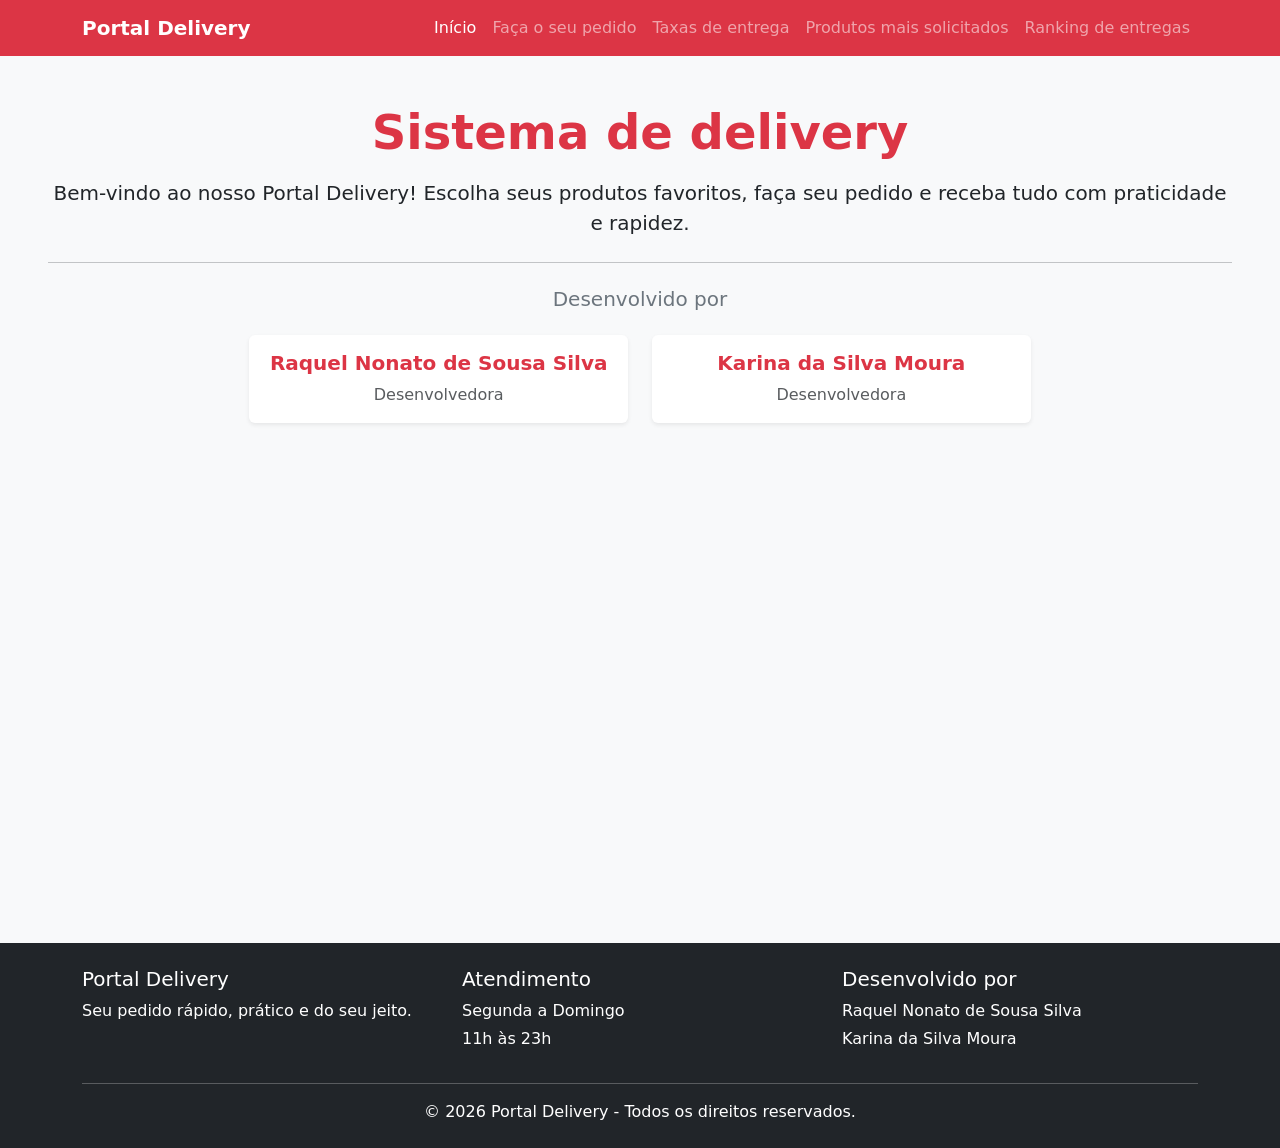
<file: index.html>
<!DOCTYPE html>

<html lang="pt-BR">

<head>

    <meta charset="UTF-8">

    <meta name="viewport" content="width=device-width, initial-scale=1.0">

    <title>PortalDelivery</title>

    <link href="https://cdn.jsdelivr.net/npm/bootstrap@5.3.8/dist/css/bootstrap.min.css" rel="stylesheet" integrity="sha384-sRIl4kxILFvY47J16cr9ZwB07vP4J8+LH7qKQnuqkuIAvNWLzeN8tE5YBujZqJLB" crossorigin="anonymous">
    <link rel="stylesheet" href="style.css">
</head>

<body class="bg-light">

    <!-- Menu de Navegação (Responsivo) -->

    <nav class="navbar navbar-expand-lg navbar-dark bg-danger">

        <div class="container">

            <a class="navbar-brand fw-bold" href="index.html">Portal Delivery</a>

            <button class="navbar-toggler" type="button" data-bs-toggle="collapse" data-bs-target="#navbarNav" aria-controls="navbarNav" aria-expanded="false" aria-label="Toggle navigation">

                <span class="navbar-toggler-icon"></span>

            </button>

            <div class="collapse navbar-collapse" id="navbarNav">

                <ul class="navbar-nav ms-auto">

                    <li class="nav-item"><a class="nav-link active" href="index.html">Início</a></li>

                    <li class="nav-item"><a class="nav-link" href="desafio1.html">Faça o seu pedido</a></li>

                    <li class="nav-item"><a class="nav-link" href="desafio2.html">Taxas de entrega</a></li>

                    <li class="nav-item"><a class="nav-link" href="desafio4.html">Produtos mais solicitados</a></li>

                    <li class="nav-item"><a class="nav-link" href="desafio5.html">Ranking de entregas</a></li>

                </ul>

            </div>

        </div>

    </nav>


    <!-- Conteúdo Principal -->

    <main >


        <div class="p-5 mb-4 rounded-3  text-center">

            <h1 class="display-5 fw-bold text-danger">Sistema de delivery</h1>

            <p class="lead mt-3 ">Bem-vindo ao nosso Portal Delivery! Escolha seus produtos favoritos, faça seu pedido e receba tudo com praticidade e rapidez.
</p>

            <hr class="my-4">

            <!-- Identificação da Dupla -->

    


                   
            <h3 class="h5 text-secondary mb-4">Desenvolvido por</h3>

            <div class="row justify-content-center">

                <div class="col-md-4 mb-3">

                    <div class="card h-100 border-0 shadow-sm bg-body">

                        <div class="card-body">

                            <h5 class="card-title fw-semibold text-danger">Raquel Nonato de Sousa Silva</h5>

                            <p class="card-text text-muted">Desenvolvedora</p>

                        </div>

                    </div>

                </div>

                <div class="col-md-4 mb-3">

                    <div class="card h-100 border-0 shadow-sm bg-body">

                        <div class="card-body">

                            <h5 class="card-title fw-semibold text-danger">Karina da Silva Moura</h5>

                            <p class="card-text text-muted">Desenvolvedora</p>

                        </div>

                    </div>

                </div>

            </div>

        </div>

    </main>


    <!-- Rodapé -->
     <br>
     <br>
     <br>
     <br>
     <br>
     <br>
     <br>
     <br>
     <br>
     <br>
     <br>
     <br>
     <br>
     <br>
    <br>
    <br>
   

    <script src="https://cdn.jsdelivr.net/npm/bootstrap@5.3.8/dist/js/bootstrap.bundle.min.js" integrity="sha384-FKyoEForCGlyvwx9Hj09JcYn3nv7wiPVlz7YYwJrWVcXK/BmnVDxM+D2scQbITxI" crossorigin="anonymous"></script>

</body>
 <footer class="bg-dark text-white mt-5">

    <div class="container py-4">

        <div class="row text-center text-md-start">

            <div class="col-md-4 mb-3">
                <h5>Portal Delivery</h5>
                <p class="mb-0">
                    Seu pedido rápido, prático e do seu jeito.
                </p>
            </div>

            <div class="col-md-4 mb-3">
                <h5>Atendimento</h5>
                <p class="mb-1">Segunda a Domingo</p>
                <p class="mb-0">11h às 23h</p>
            </div>

            <div class="col-md-4 mb-3">
                <h5>Desenvolvido por</h5>
                <p class="mb-1">Raquel Nonato de Sousa Silva</p>
                <p class="mb-0">Karina da Silva Moura</p>
            </div>

        </div>

        <hr>

        <p class="text-center mb-0">
            &copy; 2026 Portal Delivery - Todos os direitos reservados.
        </p>

    </div>

</footer>


</html>
</file>
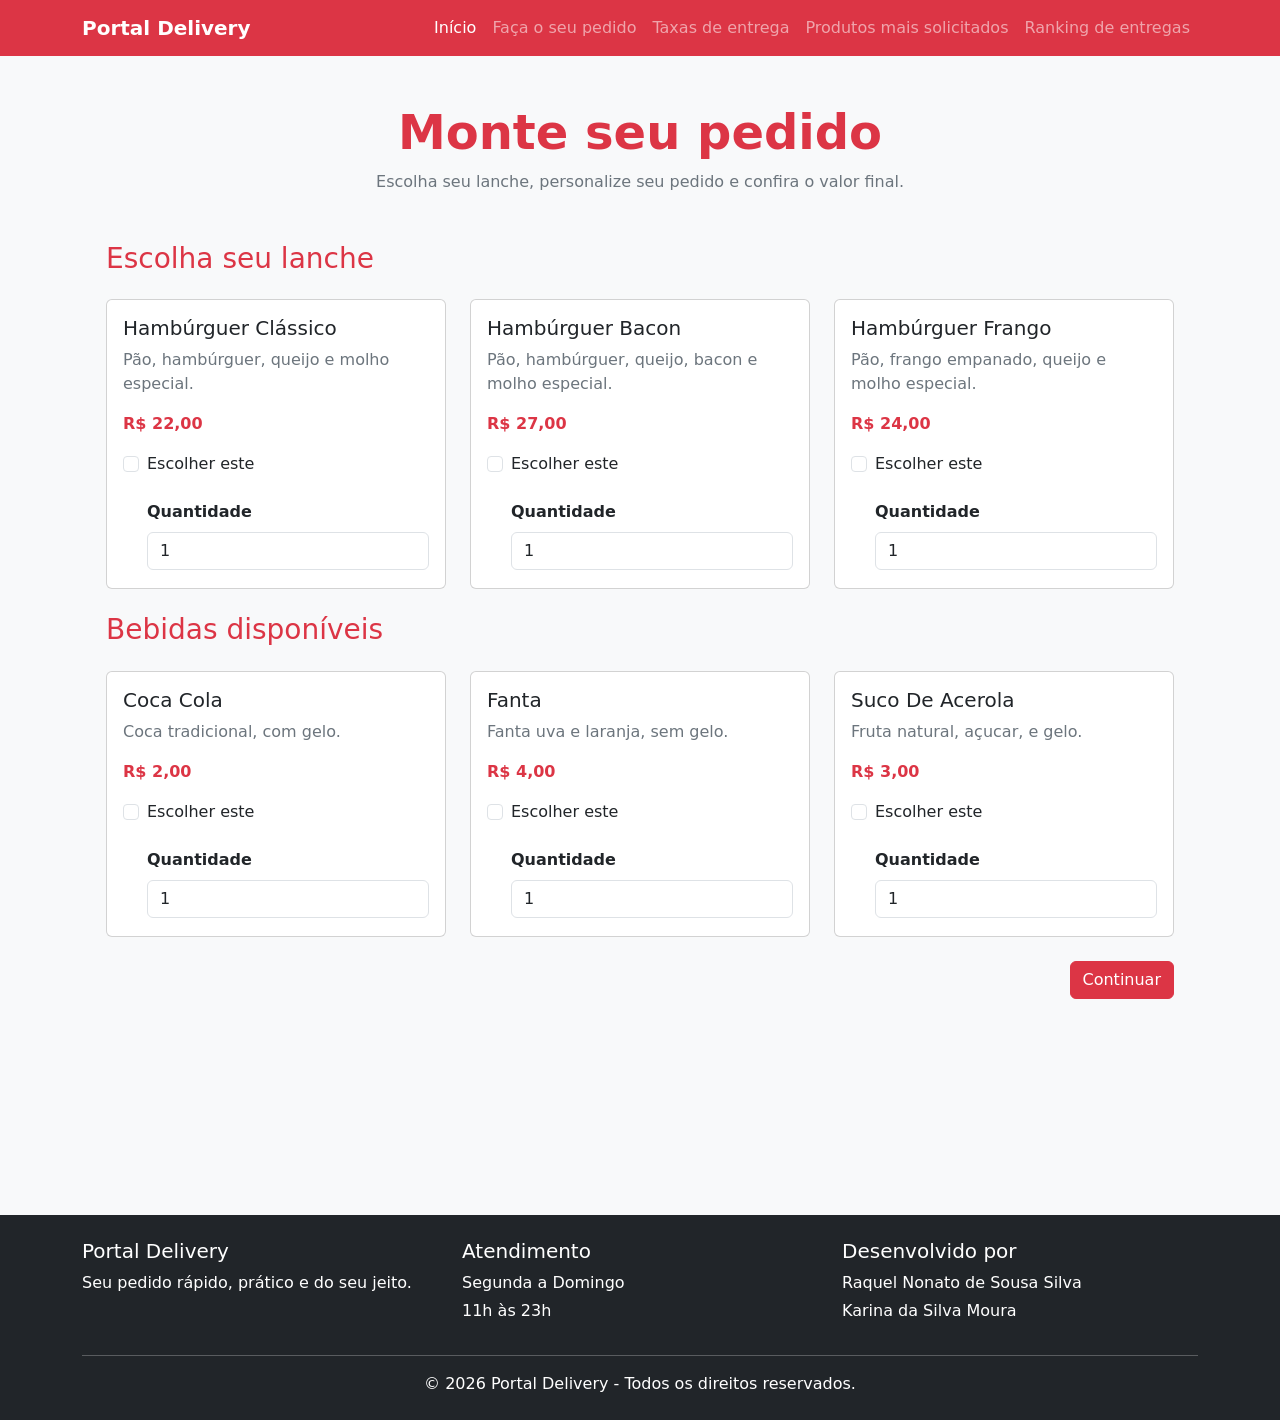
<file: desafio1.html>
<!DOCTYPE html>

<html lang="pt-BR">

<head>

    <meta charset="UTF-8">

    <meta name="viewport" content="width=device-width, initial-scale=1.0">

    <title>PortalDelivery</title>

    <link href="https://cdn.jsdelivr.net/npm/bootstrap@5.3.8/dist/css/bootstrap.min.css" rel="stylesheet" integrity="sha384-sRIl4kxILFvY47J16cr9ZwB07vP4J8+LH7qKQnuqkuIAvNWLzeN8tE5YBujZqJLB" crossorigin="anonymous">
    <link rel="stylesheet" href="style.css">
</head>

<body class="bg-light">

   

    <nav class="navbar navbar-expand-lg navbar-dark bg-danger">

        <div class="container">

            <a class="navbar-brand fw-bold" href="index.html">Portal Delivery</a>

            <button class="navbar-toggler" type="button" data-bs-toggle="collapse" data-bs-target="#navbarNav" aria-controls="navbarNav" aria-expanded="false" aria-label="Toggle navigation">

                <span class="navbar-toggler-icon"></span>

            </button>

            <div class="collapse navbar-collapse" id="navbarNav">

                <ul class="navbar-nav ms-auto">

                    <li class="nav-item"><a class="nav-link active" href="index.html">Início</a></li>

                    <li class="nav-item"><a class="nav-link" href="desafio1.html">Faça o seu pedido</a></li>

                    <li class="nav-item"><a class="nav-link" href="desafio2.html">Taxas de entrega</a></li>

                    <li class="nav-item"><a class="nav-link" href="desafio4.html">Produtos mais solicitados</a></li>

                    <li class="nav-item"><a class="nav-link" href="desafio5.html">Ranking de entregas</a></li>

                </ul>

            </div>

        </div>

    </nav>


   

    <main class="container my-5">
             <div class="text-center mb-4">

            <h1 class="display-5 fw-bold text-danger">
                Monte seu pedido
            </h1>

            <p class="text-secondary">
                Escolha seu lanche, personalize seu pedido e confira o valor final.
            </p>
            </div>
            <div id="etapa1">

            <div >

                <div class="card-body p-4">

                    <h2 class="h3 text-danger mb-4">
                    Escolha seu lanche
                    </h2>


                    <div class="row g-4">


                        
                        <div class="col-md-4">

                            <div class="card h-100">

                                <div class="card-body">

                                    <h3 class="h5">
                                        Hambúrguer Clássico
                                    </h3>

                                    <p class="text-secondary">
                                        Pão, hambúrguer, queijo e molho especial.
                                    </p>

                                    <p class="fw-bold text-danger">
                                        R$ 22,00
                                    </p>

                                    <div class="form-check">

                                        <input
                                            class="form-check-input"
                                            type="checkbox"
                                            name="produto"
                                            id="classico"
                                            value="22"
                                            data-nome="Hambúrguer Clássico">

                                        <label
                                            class="form-check-label"
                                            for="classico">

                                            Escolher este
                                        </label>
                    <div class="mt-4">

                        <label
                            for="quantidade"
                            class="form-label fw-bold">

                            Quantidade
                        </label>

                        <input
                            type="number"
                            class="form-control"
                            id="quantidadeClassico"
                            min="1"
                            value="1">

                    </div>

                                    </div>

                                </div>

                            </div>

                        </div>


                        
                        <div class="col-md-4">

                            <div class="card h-100">

                                <div class="card-body">

                                    <h3 class="h5">
                                        Hambúrguer Bacon
                                    </h3>

                                    <p class="text-secondary">
                                        Pão, hambúrguer, queijo, bacon e molho especial.
                                    </p>

                                    <p class="fw-bold text-danger">
                                        R$ 27,00
                                    </p>

                                    <div class="form-check">

                                        <input
                                            class="form-check-input"
                                            type="checkbox"
                                            name="produto"
                                            id="bacon"
                                            value="27"
                                            data-nome="Hambúrguer Bacon">

                                        <label
                                            class="form-check-label"
                                            for="bacon">

                                            Escolher este
                                        </label>
                    <div class="mt-4">

                        <label
                            for="quantidade"
                            class="form-label fw-bold">

                            Quantidade
                        </label>

                        <input
                            type="number"
                            class="form-control"
                            id="quantidadeBacon"
                            min="1"
                            value="1">

                    </div>

                                    </div>

                                </div>

                            </div>

                        </div>


                        
                        <div class="col-md-4">

                            <div class="card h-100">

                                <div class="card-body">

                                    <h3 class="h5">
                                        Hambúrguer Frango
                                    </h3>

                                    <p class="text-secondary">
                                        Pão, frango empanado, queijo e molho especial.
                                    </p>

                                    <p class="fw-bold text-danger">
                                        R$ 24,00
                                    </p>

                                    <div class="form-check">

                                        <input
                                            class="form-check-input"
                                            type="checkbox"
                                            name="produto"
                                            id="frango"
                                            value="24"
                                            data-nome="Hambúrguer Frango">

                                        <label
                                            class="form-check-label"
                                            for="frango">

                                            Escolher este
                                        </label>
                    <div class="mt-4">

                        <label
                            for="quantidade"
                            class="form-label fw-bold">

                            Quantidade
                        </label>

                        <input
                            type="number"
                            class="form-control"
                            id="quantidadeFrango"
                            min="1"
                            value="1">

                    </div>

                                    </div>

                                </div>

                            </div>

                        </div>

                    </div>
                    <div >

                <div >
                    <br>
                    <h2 class="h3 text-danger mb-4">
                    Bebidas disponíveis
                    </h2>


                    <div class="row g-4">


                        
                        <div class="col-md-4">

                            <div class="card h-100">

                                <div class="card-body">

                                    <h3 class="h5">
                                        Coca Cola
                                    </h3>

                                    <p class="text-secondary">
                                        Coca tradicional, com gelo.
                                    </p>

                                    <p class="fw-bold text-danger">
                                        R$ 2,00
                                    </p>

                                    <div class="form-check">

                                        <input
                                            class="form-check-input"
                                            type="checkbox"
                                            name="produto"
                                            id="coca"
                                            value="2"
                                            data-nome="Coca Cola">

                                        <label
                                            class="form-check-label"
                                            for="classico">

                                            Escolher este
                                        </label>
                    <div class="mt-4">

                        <label
                            for="quantidade"
                            class="form-label fw-bold">

                            Quantidade
                        </label>

                        <input
                            type="number"
                            class="form-control"
                            id="quantidadeCoca"
                            min="1"
                            value="1">

                    </div>

                                    </div>

                                </div>

                            </div>

                        </div>


                        
                        <div class="col-md-4">

                            <div class="card h-100">

                                <div class="card-body">

                                    <h3 class="h5">
                                        Fanta 
                                    </h3>

                                    <p class="text-secondary">
                                        Fanta uva e laranja, sem gelo.
                                    </p>

                                    <p class="fw-bold text-danger">
                                        R$ 4,00
                                    </p>

                                    <div class="form-check">

                                        <input
                                            class="form-check-input"
                                            type="checkbox"
                                            name="produto"
                                            id="fanta"
                                            value="4"
                                            data-nome="Fanta">

                                        <label
                                            class="form-check-label"
                                            for="fanta">

                                            Escolher este
                                        </label>
                    <div class="mt-4">

                        <label
                            for="quantidade"
                            class="form-label fw-bold">

                            Quantidade
                        </label>

                        <input
                            type="number"
                            class="form-control"
                            id="quantidadeFanta"
                            min="1"
                            value="1">

                    </div>

                                    </div>

                                </div>

                            </div>

                        </div>


                        
                        <div class="col-md-4">

                            <div class="card h-100">

                                <div class="card-body">

                                    <h3 class="h5">
                                        Suco De Acerola
                                    </h3>

                                    <p class="text-secondary">
                                        Fruta natural, açucar, e gelo.
                                    </p>

                                    <p class="fw-bold text-danger">
                                        R$ 3,00
                                    </p>

                                    <div class="form-check">

                                        <input
                                            class="form-check-input"
                                            type="checkbox"
                                            name="produto"
                                            id="suco"
                                            value="3"
                                            data-nome="Suco">

                                        <label
                                            class="form-check-label"
                                            for="suco">

                                            Escolher este
                                        </label>
                    <div class="mt-4">

                        <label
                            for="quantidade"
                            class="form-label fw-bold">

                            Quantidade
                        </label>

                        <input
                            type="number"
                            class="form-control"
                            id="quantidadeFrango"
                            min="1"
                            value="1">

                    </div>

                                    </div>

                                </div>

                            </div>

                        </div>

                    
                    <div class="text-end mt-4">

                        <button
                            type="button"
                            class="btn btn-danger"
                            onclick="irParaEtapa2()">

                            Continuar
                        </button>

                    </div>
                        
                    
                   
                    
    

                </div>

            </div>

        </div>
                    
                   

                </div>

            </div>

        </div>




        <div id="etapa2" style="display: none;">

            <div >

                <div class="card-body p-4">

                    <h2 class="h3 text-danger mb-4">
                        Personalize seu pedido
                    </h2>

                    <p class="text-secondary">
                        Escolha os adicionais que deseja incluir:
                    </p>


                    
                    <div class="form-check border rounded p-3 mb-3">

                        <input
                            class="form-check-input ms-0 me-2"
                            type="checkbox"
                            name="adicional"
                            id="queijo"
                            value="3"
                            data-nome="Milkshake">

                        <label
                            class="form-check-label"
                            for="queijo">

                            Milkshake
                            <span class="text-danger fw-bold">
                                + R$ 3,00
                            </span>

                        </label>

                    </div>


                    
                    <div class="form-check border rounded p-3 mb-3">

                        <input
                            class="form-check-input ms-0 me-2"
                            type="checkbox"
                            name="adicional"
                            id="baconExtra"
                            value="5"
                            data-nome="Molho Cheddar">

                        <label
                            class="form-check-label"
                            for="baconExtra">

                            Molho Cheddar
                            <span class="text-danger fw-bold">
                                + R$ 5,00
                            </span>

                        </label>

                    </div>



                    <div class="form-check border rounded p-3 mb-3">

                        <input
                            class="form-check-input ms-0 me-2"
                            type="checkbox"
                            name="adicional"
                            id="batata"
                            value="8"
                            data-nome="Batata frita">

                        <label
                            class="form-check-label"
                            for="batata">

                            Batata frita
                            <span class="text-danger fw-bold">
                                + R$ 8,00
                            </span>

                        </label>

                    </div>


                    <div class="d-flex justify-content-between mt-4">

                        <button
                            type="button"
                            class="btn btn-outline-secondary"
                            onclick="voltarParaEtapa1()">

                            Voltar
                        </button>

                        <button
                            type="button"
                            class="btn btn-danger"
                            onclick="irParaEtapa3()">

                            Continuar
                        </button>

                    </div>

                </div>

            </div>

        </div>
        <br>


        

        <div id="etapa3" style="display: none;">

            <div class="card shadow-sm border-0">

                <div class="card-body p-4">

                    <h2 class="h3 text-danger mb-4">
                        Resumo do pedido
                    </h2>


                    <div class="list-group mb-4">

                        <!-- PRODUTO -->
                        <div class="list-group-item d-flex justify-content-between">

                            <span>
                                <strong>Produtos:</strong>
                            </span>

                            <span id="resumoProduto">
                                -
                            </span>

                        </div>


                        <!-- SUBTOTAL -->
                        <div class="list-group-item d-flex justify-content-between">

                            <span>
                                <strong>Subtotal:</strong>
                            </span>

                            <span id="resumoSubtotal">
                                R$ 0,00
                            </span>

                        </div>


                        <!-- ADICIONAIS -->
                        <div class="list-group-item">

                            <strong>Adicionais:</strong>

                            <p
                                id="resumoAdicionais"
                                class="mb-0 mt-2">

                                Nenhum adicional

                            </p>

                        </div>


                        <!-- VALOR ADICIONAIS -->
                        <div class="list-group-item d-flex justify-content-between">

                            <span>
                                <strong>Valor dos adicionais:</strong>
                            </span>

                            <span id="valorAdicionais">
                                R$ 0,00
                            </span>

                        </div>



                        <!-- TOTAL -->
                        <div class="list-group-item d-flex justify-content-between">

                            <span class="fw-bold">
                                Total:
                            </span>
                           <span
                                id="resumoTotal"
                                class="fw-bold text-danger">

                                R$ 0,00

                            </span>

                        </div>

                    </div>


                    <!-- BOTÕES -->
                    <div class="d-flex justify-content-between">

                        <button
                            type="button"
                            class="btn btn-outline-secondary"
                            onclick="voltarParaEtapa2()">

                            voltar
                        </button>

                        <button
                            type="button"
                            class="btn btn-danger"
                            onclick="irParaEtapa4()">

                            Finalizar pedido
                        </button>

                    </div>

                </div>

            </div>

        </div>


    

        <div id="etapa4" style="display: none;">

            <div>

                <div class="card-body p-5">

                    <h2 class="h3 text-danger mb-4">
                        Pedido finalizado
                    </h2>

                    <p class="text-secondary">
                        Obrigado por realizar seu pedido!
                    </p>


                    <div class="alert alert-danger mt-4">

                        <h3
                            id="resultado"
                            class="fw-bold mb-0">

                            Total do pedido: R$ 0,00

                        </h3>

                    </div>

                    <div class="d-flex justify-content-between">

                        <button
                            type="button"
                            class="btn btn-outline-secondary"
                            onclick="voltarParaEtapa3()">

                            Voltar para o resumo
                        </button>

                        <button
                            type="button"
                            class="btn btn-danger"
                            onclick="irParaEtapa4()">
                            <a href="desafio2.html" class="btn btn-danger">Continuar</a>
                        </button>

                    </div>

                </div>

            </div>

        </div>
        

    </main>


    

    
    





<br>
  <br> 

<br>
  
   <footer class="bg-dark text-white mt-5">

    <div class="container py-4">

        <div class="row text-center text-md-start">

            <div class="col-md-4 mb-3">
                <h5>Portal Delivery</h5>
                <p class="mb-0">
                    Seu pedido rápido, prático e do seu jeito.
                </p>
            </div>

            <div class="col-md-4 mb-3">
                <h5>Atendimento</h5>
                <p class="mb-1">Segunda a Domingo</p>
                <p class="mb-0">11h às 23h</p>
            </div>

            <div class="col-md-4 mb-3">
                <h5>Desenvolvido por</h5>
                <p class="mb-1">Raquel Nonato de Sousa Silva</p>
                <p class="mb-0">Karina da Silva Moura</p>
            </div>

        </div>

        <hr>

        <p class="text-center mb-0">
            &copy; 2026 Portal Delivery - Todos os direitos reservados.
        </p>

    </div>

</footer>


    <script src="https://cdn.jsdelivr.net/npm/bootstrap@5.3.8/dist/js/bootstrap.bundle.min.js" integrity="sha384-FKyoEForCGlyvwx9Hj09JcYn3nv7wiPVlz7YYwJrWVcXK/BmnVDxM+D2scQbITxI" crossorigin="anonymous"></script>
    <script src="script.js"></script>
</body>

</html>
</file>
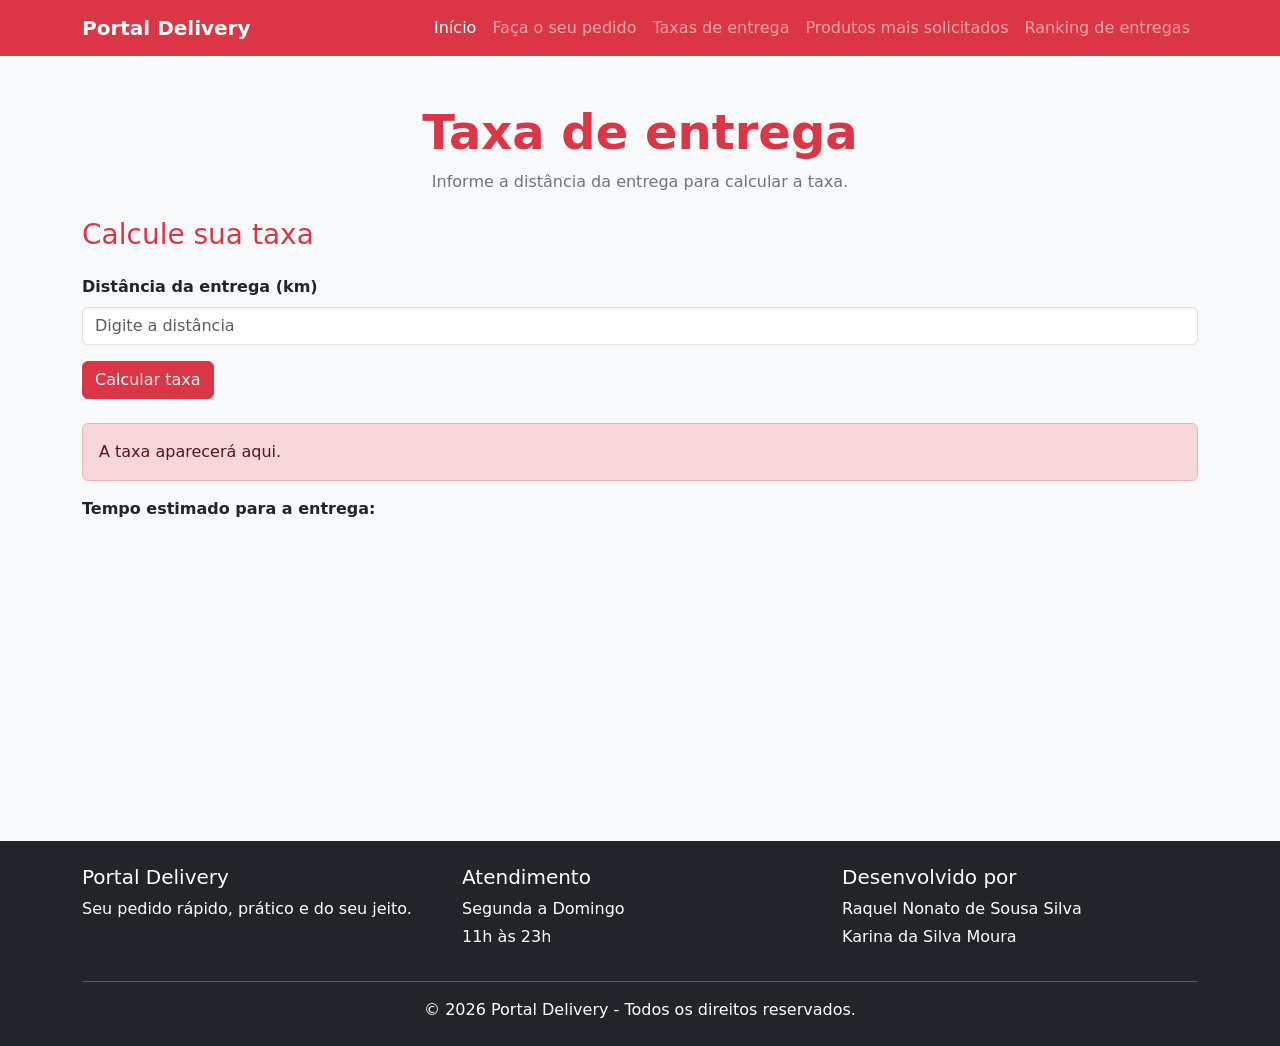
<file: desafio2.html>
<!DOCTYPE html>

<html lang="pt-BR">

<head>

    <meta charset="UTF-8">

    <meta name="viewport" content="width=device-width, initial-scale=1.0">

    <title>PortalDelivery</title>

    <link href="https://cdn.jsdelivr.net/npm/bootstrap@5.3.8/dist/css/bootstrap.min.css" rel="stylesheet" integrity="sha384-sRIl4kxILFvY47J16cr9ZwB07vP4J8+LH7qKQnuqkuIAvNWLzeN8tE5YBujZqJLB" crossorigin="anonymous">
    <link rel="stylesheet" href="style.css">
</head>

<body class="bg-light" class="background">

   

    <nav class="navbar navbar-expand-lg navbar-dark bg-danger">

        <div class="container">

            <a class="navbar-brand fw-bold" href="index.html">Portal Delivery</a>

            <button class="navbar-toggler" type="button" data-bs-toggle="collapse" data-bs-target="#navbarNav" aria-controls="navbarNav" aria-expanded="false" aria-label="Toggle navigation">

                <span class="navbar-toggler-icon"></span>

            </button>

            <div class="collapse navbar-collapse" id="navbarNav">

                <ul class="navbar-nav ms-auto">

                    <li class="nav-item"><a class="nav-link active" href="index.html">Início</a></li>

                    <li class="nav-item"><a class="nav-link" href="desafio1.html">Faça o seu pedido</a></li>

                    <li class="nav-item"><a class="nav-link" href="desafio2.html">Taxas de entrega</a></li>

                

                    <li class="nav-item"><a class="nav-link" href="desafio4.html">Produtos mais solicitados</a></li>

                    <li class="nav-item"><a class="nav-link" href="desafio5.html">Ranking de entregas</a></li>

                </ul>

            </div>

        </div>

    </nav>




    <main class="container my-5">


    <div class="text-center mb-4">

        <h1 class="display-5 fw-bold text-danger">
            Taxa de entrega
        </h1>

        <p class="text-secondary">
            Informe a distância da entrega para calcular a taxa.
        </p>

    </div>


    <div >

        <div >

            <h2 class="h3 text-danger mb-4">
                Calcule sua taxa
            </h2>


            <!-- FORMULÁRIO -->

            <form>

                <div class="mb-3">

                    <label
                        for="distancia"
                        class="form-label fw-bold">

                        Distância da entrega (km)

                    </label>

                    <input
                        type="number"
                        class="form-control"
                        id="distancia"
                        placeholder="Digite a distância"
                        min="0"
                        step="0.1">

                </div>


                <button
                    type="button"
                    class="btn btn-danger"
                    onclick="calcularTaxaEntrega()">

                    Calcular taxa

                </button>

            </form>


            <!-- RESULTADO -->

            <div class="alert alert-danger mt-4">

                <span id="resultadoTaxa">

                    A taxa aparecerá aqui.

                </span>
            </div>
            <form>

                <div class="mb-3">

                    <label
                        for="distancia"
                        class="form-label fw-bold">

                        Tempo estimado para a entrega:

                    </label>
                <span id="resultadoTempo">

                </span>



        </div>

    </div>



    </main>
        <br>
    <br>
    <br>
    <br>
    <br>
    <br>
    <br>
    <br>
   <br>


    <footer class="bg-dark text-white mt-5">

    <div class="container py-4">

        <div class="row text-center text-md-start">

            <div class="col-md-4 mb-3">
                <h5>Portal Delivery</h5>
                <p class="mb-0">
                    Seu pedido rápido, prático e do seu jeito.
                </p>
            </div>

            <div class="col-md-4 mb-3">
                <h5>Atendimento</h5>
                <p class="mb-1">Segunda a Domingo</p>
                <p class="mb-0">11h às 23h</p>
            </div>

            <div class="col-md-4 mb-3">
                <h5>Desenvolvido por</h5>
                <p class="mb-1">Raquel Nonato de Sousa Silva</p>
                <p class="mb-0">Karina da Silva Moura</p>
            </div>

        </div>

        <hr>

        <p class="text-center mb-0">
            &copy; 2026 Portal Delivery - Todos os direitos reservados.
        </p>

    </div>

</footer>


    <script src="https://cdn.jsdelivr.net/npm/bootstrap@5.3.8/dist/js/bootstrap.bundle.min.js" integrity="sha384-FKyoEForCGlyvwx9Hj09JcYn3nv7wiPVlz7YYwJrWVcXK/BmnVDxM+D2scQbITxI" crossorigin="anonymous"></script>
    <script src="script.js">script.js</script>
</body>

</html>
</file>
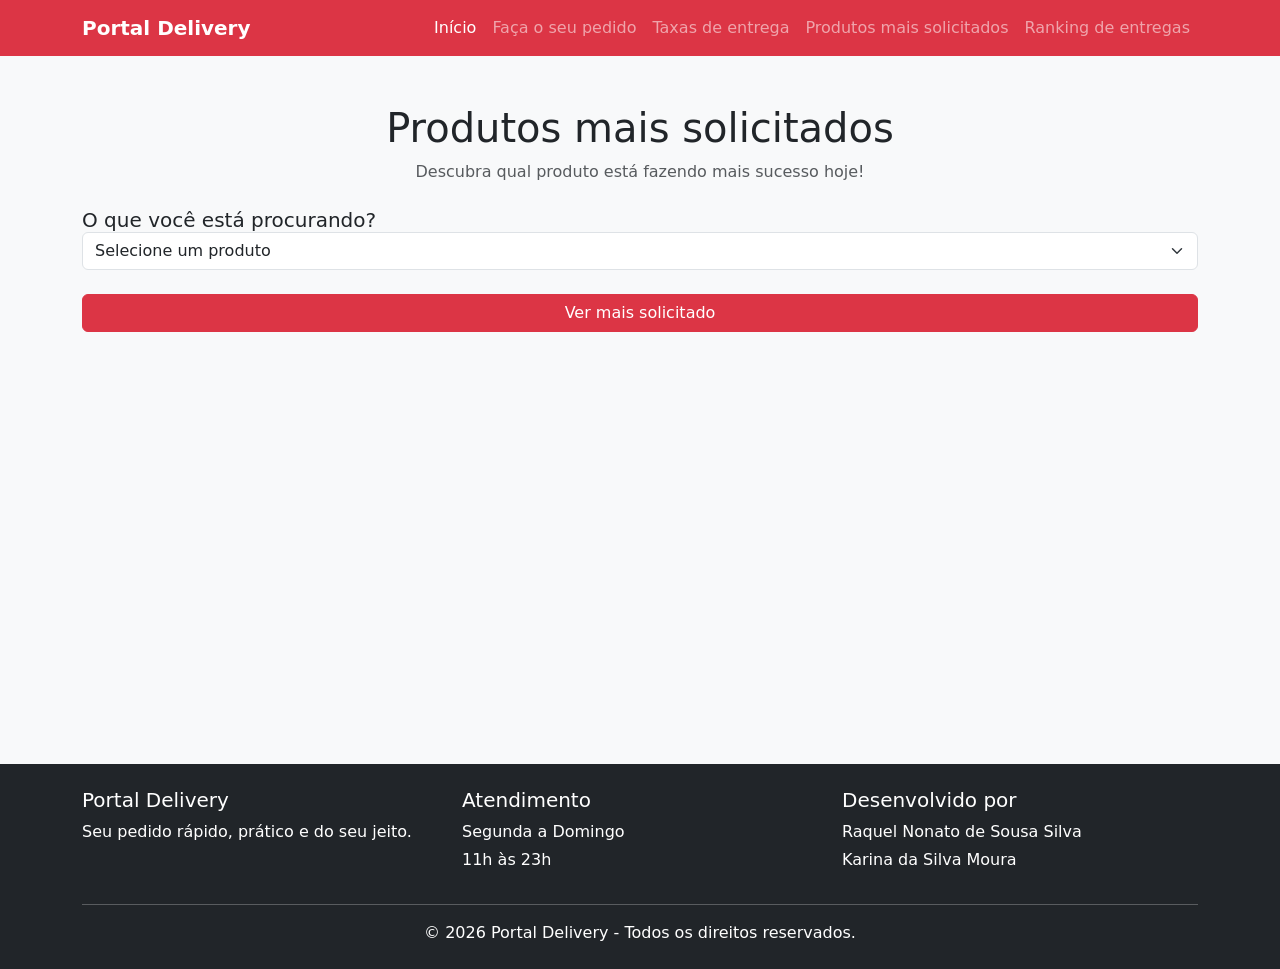
<file: desafio4.html>
<!DOCTYPE html>
<html lang="pt-BR">
<head>
    <meta charset="UTF-8">
    <meta name="viewport" content="width=device-width, initial-scale=1.0">
    <title>Document</title>
    <link rel="stylesheet" href="style.css">
    <link href="https://cdn.jsdelivr.net/npm/bootstrap@5.3.8/dist/css/bootstrap.min.css" rel="stylesheet" integrity="sha384-sRIl4kxILFvY47J16cr9ZwB07vP4J8+LH7qKQnuqkuIAvNWLzeN8tE5YBujZqJLB" crossorigin="anonymous">
</head>
<body class="bg-light">
    
    <nav class="navbar navbar-expand-lg navbar-dark bg-danger">

        <div class="container">

            <a class="navbar-brand fw-bold" href="index.html">Portal Delivery</a>

            <button class="navbar-toggler" type="button" data-bs-toggle="collapse" data-bs-target="#navbarNav" aria-controls="navbarNav" aria-expanded="false" aria-label="Toggle navigation">

                <span class="navbar-toggler-icon"></span>

            </button>

            <div class="collapse navbar-collapse" id="navbarNav">

                <ul class="navbar-nav ms-auto">

                    <li class="nav-item"><a class="nav-link active" href="index.html">Início</a></li>

                    <li class="nav-item"><a class="nav-link" href="desafio1.html">Faça o seu pedido</a></li>

                    <li class="nav-item"><a class="nav-link" href="desafio2.html">Taxas de entrega</a></li>


                    <li class="nav-item"><a class="nav-link" href="desafio4.html">Produtos mais solicitados</a></li>

                    <li class="nav-item"><a class="nav-link" href="desafio5.html">Ranking de entregas</a></li>

                </ul>

            </div>

        </div>

    </nav>

    <!-- DESAFIO 4 - PRODUTO MAIS SOLICITADO -->

<section class="container my-5">

    <div class="text-center mb-4">
        <h1>Produtos mais solicitados</h1>
        <p class="text-muted">
            Descubra qual produto está fazendo mais sucesso hoje!
        </p>
    </div>

    <div >

        <div >

            <h5 class="card-title">
                O que você está procurando?
            </h5>

            <!-- Seleção do produto -->
            <select id="produtoPesquisa" class="form-select mb-4">

                <option value="">Selecione um produto</option>

                <option value="hamburguer">
                    Hambúrguer
                </option>

                <option value="adicionais">
                    Adicionais
                </option>

                <option value="bebida">
                    Bebidas
                </option>

            </select>

            <!-- Botão -->
            <button
                class="btn btn-danger w-100"
                onclick="mostrarMaisSolicitado()">

                Ver mais solicitado

            </button>


            <!-- Resultado -->

            <div id="resultadoProduto" class="mt-4 text-center" style="display: none;">

                <p class="text-danger fw-bold"> O mais solicitado</p>

                <h3>Hambúrguer Bacon</h3>

                <p>120 pedidos</p>

                <h5>R$ 27,00</h5>

                <a href="desafio1.html" class="btn btn-outline-secondary">
                    Quero pedir esse
                </a>

            </div>

             <div id="resultadoBebidas" class="mt-4 text-center" style="display: none;">

                <p class="text-danger fw-bold">A mais pedida</p>

                <h3>Fanta</h3>

                <p>800 pedidos</p>

                <h5>R$ 4,00</h5>

                <a href="desafio1.html" class="btn btn-outline-secondary">
                    Quero pedir esse
                </a>

            </div>

             <div id="resultadoAdicionais" class="mt-4 text-center" style="display: none;">

                <p class="text-danger fw-bold"> O mais pedido</p>

                <h3>Batata Frita</h3>

                <p>250 pedidos</p>

                <h5>R$ 8,00</h5>

                <a href="desafio1.html" class="btn btn-outline-secondary">
                    Quero pedir esse
                </a>

            </div>


        </div>

    </div>

</section>
    <br>
    <br>
    <br>
    <br>
    <br>
    <br>
    <br>
    <br>
   <br>
   <br>
   <br><br>
   <br>
   <br>
   

  <footer class="bg-dark text-white mt-5">

    <div class="container py-4">

        <div class="row text-center text-md-start">

            <div class="col-md-4 mb-3">
                <h5>Portal Delivery</h5>
                <p class="mb-0">
                    Seu pedido rápido, prático e do seu jeito.
                </p>
            </div>

            <div class="col-md-4 mb-3">
                <h5>Atendimento</h5>
                <p class="mb-1">Segunda a Domingo</p>
                <p class="mb-0">11h às 23h</p>
            </div>

            <div class="col-md-4 mb-3">
                <h5>Desenvolvido por</h5>
                <p class="mb-1">Raquel Nonato de Sousa Silva</p>
                <p class="mb-0">Karina da Silva Moura</p>
            </div>

        </div>

        <hr>

        <p class="text-center mb-0">
            &copy; 2026 Portal Delivery - Todos os direitos reservados.
        </p>

    </div>

</footer>
     <script src="script.js"></script>
    <script src="https://cdn.jsdelivr.net/npm/bootstrap@5.3.8/dist/js/bootstrap.bundle.min.js" integrity="sha384-FKyoEForCGlyvwx9Hj09JcYn3nv7wiPVlz7YYwJrWVcXK/BmnVDxM+D2scQbITxI" crossorigin="anonymous"></script>
</body>
   
</html>
</file>
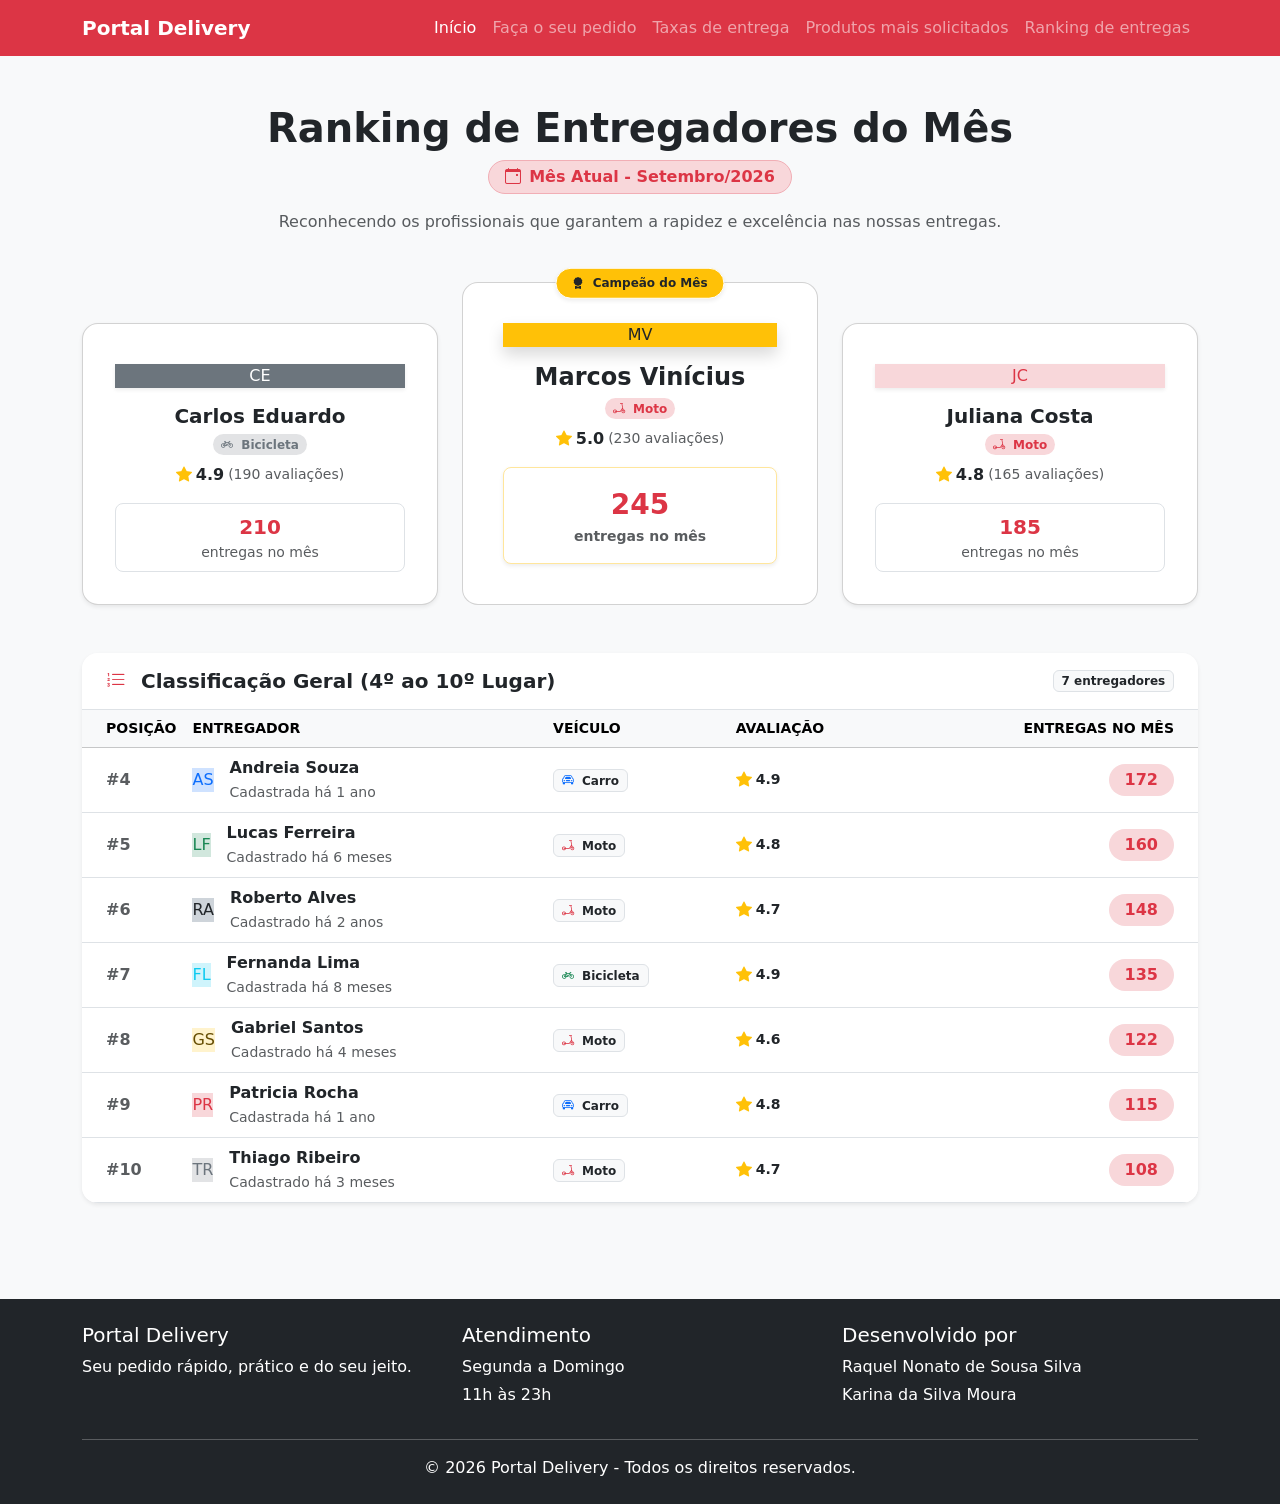
<file: desafio5.html>
<!DOCTYPE html>
<html lang="pt-BR">
<head>
  <meta charset="UTF-8">
  <meta name="viewport" content="width=device-width, initial-scale=1.0">
  <title>Ranking de Entregadores - Portal Delivery</title>
  
  <link rel="stylesheet" href="style.css">
  <link href="https://cdn.jsdelivr.net/npm/bootstrap@5.3.3/dist/css/bootstrap.min.css" rel="stylesheet">
  
  
  <link rel="stylesheet" href="https://cdn.jsdelivr.net/npm/bootstrap-icons@1.11.3/font/bootstrap-icons.min.css">
  
 
  <link href="https://fonts.googleapis.com/css2?family=Poppins:wght@400;500;600;700&display=swap" rel="stylesheet">

  
</head>
<body class="d-flex flex-column min-vh-100 bg-light">

  <!-- Cabeçalho / Navbar Bootstrap -->
  <header>
   
    <nav class="navbar navbar-expand-lg navbar-dark bg-danger">

        <div class="container">

            <a class="navbar-brand fw-bold" href="index.html">Portal Delivery</a>

            <button class="navbar-toggler" type="button" data-bs-toggle="collapse" data-bs-target="#navbarNav" aria-controls="navbarNav" aria-expanded="false" aria-label="Toggle navigation">

                <span class="navbar-toggler-icon"></span>

            </button>

            <div class="collapse navbar-collapse" id="navbarNav">

                <ul class="navbar-nav ms-auto">

                    <li class="nav-item"><a class="nav-link active" href="index.html">Início</a></li>

                    <li class="nav-item"><a class="nav-link" href="desafio1.html">Faça o seu pedido</a></li>

                    <li class="nav-item"><a class="nav-link" href="desafio2.html">Taxas de entrega</a></li>

                    <li class="nav-item"><a class="nav-link" href="desafio4.html">Produtos mais solicitados</a></li>

                    <li class="nav-item"><a class="nav-link" href="desafio5.html">Ranking de entregas</a></li>

                </ul>

            </div>

        </div>

    </nav>

  </header>

  <!-- Conteúdo Principal -->
  <main class="flex-grow-1 py-4 py-md-5">
    <div class="container">
      
      <!-- Cabeçalho do Ranking -->
      <div class="text-center mb-5">
        <h1 class="fw-bold display-6 text-dark mb-2"> Ranking de Entregadores do Mês</h1>
        <div class="d-inline-flex align-items-center gap-2 bg-danger-subtle text-danger px-3 py-1 rounded-pill fw-semibold border border-danger-subtle">
          <i class="bi bi-calendar-event"></i> Mês Atual - Setembro/2026
        </div>
        <p class="text-muted mt-3 mb-0">Reconhecendo os profissionais que garantem a rapidez e excelência nas nossas entregas.</p>
      </div>

      <!-- Pódio Top 3 -->
      <div class="row g-4 align-items-end justify-content-center mb-5">
        
        <!-- 2º Lugar -->
        <div class="col-12 col-md-4 order-2 order-md-1">
          <div class="card podium-card podium-2nd shadow-sm rounded-4 text-center p-3">
            <div class="card-body">
              <div class="medal-icon mb-2" title="2º Lugar"></div>
              <div class="avatar-lg avatar-circle bg-secondary text-white mx-auto mb-3 shadow-sm">
                CE
              </div>
              <h5 class="fw-bold text-dark mb-1">Carlos Eduardo</h5>
              <span class="badge bg-secondary-subtle text-secondary rounded-pill mb-2">
                <i class="bi bi-bicycle me-1"></i> Bicicleta
              </span>
              <div class="d-flex justify-content-center align-items-center gap-1 text-warning mb-3">
                <i class="bi bi-star-fill"></i>
                <span class="fw-semibold text-dark">4.9</span>
                <span class="text-muted small">(190 avaliações)</span>
              </div>
              <div class="bg-white p-2 rounded-3 border">
                <span class="fs-5 fw-bold text-danger">210</span>
                <span class="small text-muted d-block fw-medium">entregas no mês</span>
              </div>
            </div>
          </div>
        </div>

        <!-- 1º Lugar (Destaque Central) -->
        <div class="col-12 col-md-4 order-1 order-md-2">
          <div class="card podium-card podium-1st shadow-md rounded-4 text-center p-4 position-relative">
            <span class="position-absolute top-0 start-50 translate-middle badge bg-warning text-dark px-3 py-2 rounded-pill fw-bold border border-white shadow-sm">
              <i class="bi bi-award-fill me-1"></i> Campeão do Mês
            </span>
            <div class="card-body pt-2">
              <div class="medal-icon mb-2" title="1º Lugar"></div>
              <div class="avatar-lg avatar-circle bg-warning text-dark mx-auto mb-3 shadow">
                MV
              </div>
              <h4 class="fw-bold text-dark mb-1">Marcos Vinícius</h4>
              <span class="badge bg-danger-subtle text-danger rounded-pill mb-2">
                <i class="bi bi-scooter me-1"></i> Moto
              </span>
              <div class="d-flex justify-content-center align-items-center gap-1 text-warning mb-3">
                <i class="bi bi-star-fill"></i>
                <span class="fw-semibold text-dark">5.0</span>
                <span class="text-muted small">(230 avaliações)</span>
              </div>
              <div class="bg-white p-3 rounded-3 border border-warning-subtle shadow-sm">
                <span class="fs-3 fw-bold text-danger">245</span>
                <span class="small text-muted d-block fw-semibold">entregas no mês</span>
              </div>
            </div>
          </div>
        </div>

        <!-- 3º Lugar -->
        <div class="col-12 col-md-4 order-3 order-md-3">
          <div class="card podium-card podium-3rd shadow-sm rounded-4 text-center p-3">
            <div class="card-body">
              <div class="medal-icon mb-2" title="3º Lugar"></div>
              <div class="avatar-lg avatar-circle bg-danger-subtle text-danger mx-auto mb-3 shadow-sm">
                JC
              </div>
              <h5 class="fw-bold text-dark mb-1">Juliana Costa</h5>
              <span class="badge bg-danger-subtle text-danger rounded-pill mb-2">
                <i class="bi bi-scooter me-1"></i> Moto
              </span>
              <div class="d-flex justify-content-center align-items-center gap-1 text-warning mb-3">
                <i class="bi bi-star-fill"></i>
                <span class="fw-semibold text-dark">4.8</span>
                <span class="text-muted small">(165 avaliações)</span>
              </div>
              <div class="bg-white p-2 rounded-3 border">
                <span class="fs-5 fw-bold text-danger">185</span>
                <span class="small text-muted d-block fw-medium">entregas no mês</span>
              </div>
            </div>
          </div>
        </div>

      </div>

      <!-- Tabela para Posições 4º ao 10º -->
      <div class="card shadow-sm rounded-4 overflow-hidden border-0">
        <div class="card-header bg-white py-3 px-4 d-flex justify-content-between align-items-center border-bottom">
          <h5 class="fw-bold mb-0 text-dark">
            <i class="bi bi-list-ol text-danger me-2"></i> Classificação Geral (4º ao 10º Lugar)
          </h5>
          <span class="badge bg-light text-dark border">7 entregadores</span>
        </div>
        <div class="table-responsive">
          <table class="table table-hover align-middle mb-0">
            <thead class="table-light text-muted small text-uppercase">
              <tr>
                <th class="ps-4" style="width: 80px;">Posição</th>
                <th>Entregador</th>
                <th>Veículo</th>
                <th>Avaliação</th>
                <th class="text-end pe-4">Entregas no Mês</th>
              </tr>
            </thead>
            <tbody>
              
              <!-- #4 -->
              <tr>
                <td class="ps-4 fw-bold text-muted">#4</td>
                <td>
                  <div class="d-flex align-items-center gap-3">
                    <div class="avatar-sm avatar-circle bg-primary-subtle text-primary">AS</div>
                    <div>
                      <div class="fw-semibold text-dark">Andreia Souza</div>
                      <span class="small text-muted">Cadastrada há 1 ano</span>
                    </div>
                  </div>
                </td>
                <td>
                  <span class="badge bg-light text-dark border">
                    <i class="bi bi-car-front me-1 text-primary"></i> Carro
                  </span>
                </td>
                <td>
                  <div class="d-flex align-items-center gap-1 text-warning">
                    <i class="bi bi-star-fill"></i>
                    <span class="fw-semibold text-dark small">4.9</span>
                  </div>
                </td>
                <td class="text-end pe-4">
                  <span class="badge bg-danger-subtle text-danger px-3 py-2 rounded-pill fs-6 fw-bold">172</span>
                </td>
              </tr>

              <!-- #5 -->
              <tr>
                <td class="ps-4 fw-bold text-muted">#5</td>
                <td>
                  <div class="d-flex align-items-center gap-3">
                    <div class="avatar-sm avatar-circle bg-success-subtle text-success">LF</div>
                    <div>
                      <div class="fw-semibold text-dark">Lucas Ferreira</div>
                      <span class="small text-muted">Cadastrado há 6 meses</span>
                    </div>
                  </div>
                </td>
                <td>
                  <span class="badge bg-light text-dark border">
                    <i class="bi bi-scooter me-1 text-danger"></i> Moto
                  </span>
                </td>
                <td>
                  <div class="d-flex align-items-center gap-1 text-warning">
                    <i class="bi bi-star-fill"></i>
                    <span class="fw-semibold text-dark small">4.8</span>
                  </div>
                </td>
                <td class="text-end pe-4">
                  <span class="badge bg-danger-subtle text-danger px-3 py-2 rounded-pill fs-6 fw-bold">160</span>
                </td>
              </tr>

              <!-- #6 -->
              <tr>
                <td class="ps-4 fw-bold text-muted">#6</td>
                <td>
                  <div class="d-flex align-items-center gap-3">
                    <div class="avatar-sm avatar-circle bg-dark-subtle text-dark">RA</div>
                    <div>
                      <div class="fw-semibold text-dark">Roberto Alves</div>
                      <span class="small text-muted">Cadastrado há 2 anos</span>
                    </div>
                  </div>
                </td>
                <td>
                  <span class="badge bg-light text-dark border">
                    <i class="bi bi-scooter me-1 text-danger"></i> Moto
                  </span>
                </td>
                <td>
                  <div class="d-flex align-items-center gap-1 text-warning">
                    <i class="bi bi-star-fill"></i>
                    <span class="fw-semibold text-dark small">4.7</span>
                  </div>
                </td>
                <td class="text-end pe-4">
                  <span class="badge bg-danger-subtle text-danger px-3 py-2 rounded-pill fs-6 fw-bold">148</span>
                </td>
              </tr>

              <!-- #7 -->
              <tr>
                <td class="ps-4 fw-bold text-muted">#7</td>
                <td>
                  <div class="d-flex align-items-center gap-3">
                    <div class="avatar-sm avatar-circle bg-info-subtle text-info">FL</div>
                    <div>
                      <div class="fw-semibold text-dark">Fernanda Lima</div>
                      <span class="small text-muted">Cadastrada há 8 meses</span>
                    </div>
                  </div>
                </td>
                <td>
                  <span class="badge bg-light text-dark border">
                    <i class="bi bi-bicycle me-1 text-success"></i> Bicicleta
                  </span>
                </td>
                <td>
                  <div class="d-flex align-items-center gap-1 text-warning">
                    <i class="bi bi-star-fill"></i>
                    <span class="fw-semibold text-dark small">4.9</span>
                  </div>
                </td>
                <td class="text-end pe-4">
                  <span class="badge bg-danger-subtle text-danger px-3 py-2 rounded-pill fs-6 fw-bold">135</span>
                </td>
              </tr>

              <!-- #8 -->
              <tr>
                <td class="ps-4 fw-bold text-muted">#8</td>
                <td>
                  <div class="d-flex align-items-center gap-3">
                    <div class="avatar-sm avatar-circle bg-warning-subtle text-warning-emphasis">GS</div>
                    <div>
                      <div class="fw-semibold text-dark">Gabriel Santos</div>
                      <span class="small text-muted">Cadastrado há 4 meses</span>
                    </div>
                  </div>
                </td>
                <td>
                  <span class="badge bg-light text-dark border">
                    <i class="bi bi-scooter me-1 text-danger"></i> Moto
                  </span>
                </td>
                <td>
                  <div class="d-flex align-items-center gap-1 text-warning">
                    <i class="bi bi-star-fill"></i>
                    <span class="fw-semibold text-dark small">4.6</span>
                  </div>
                </td>
                <td class="text-end pe-4">
                  <span class="badge bg-danger-subtle text-danger px-3 py-2 rounded-pill fs-6 fw-bold">122</span>
                </td>
              </tr>

              <!-- #9 -->
              <tr>
                <td class="ps-4 fw-bold text-muted">#9</td>
                <td>
                  <div class="d-flex align-items-center gap-3">
                    <div class="avatar-sm avatar-circle bg-danger-subtle text-danger">PR</div>
                    <div>
                      <div class="fw-semibold text-dark">Patricia Rocha</div>
                      <span class="small text-muted">Cadastrada há 1 ano</span>
                    </div>
                  </div>
                </td>
                <td>
                  <span class="badge bg-light text-dark border">
                    <i class="bi bi-car-front me-1 text-primary"></i> Carro
                  </span>
                </td>
                <td>
                  <div class="d-flex align-items-center gap-1 text-warning">
                    <i class="bi bi-star-fill"></i>
                    <span class="fw-semibold text-dark small">4.8</span>
                  </div>
                </td>
                <td class="text-end pe-4">
                  <span class="badge bg-danger-subtle text-danger px-3 py-2 rounded-pill fs-6 fw-bold">115</span>
                </td>
              </tr>

              <!-- #10 -->
              <tr>
                <td class="ps-4 fw-bold text-muted">#10</td>
                <td>
                  <div class="d-flex align-items-center gap-3">
                    <div class="avatar-sm avatar-circle bg-secondary-subtle text-secondary">TR</div>
                    <div>
                      <div class="fw-semibold text-dark">Thiago Ribeiro</div>
                      <span class="small text-muted">Cadastrado há 3 meses</span>
                    </div>
                  </div>
                </td>
                <td>
                  <span class="badge bg-light text-dark border">
                    <i class="bi bi-scooter me-1 text-danger"></i> Moto
                  </span>
                </td>
                <td>
                  <div class="d-flex align-items-center gap-1 text-warning">
                    <i class="bi bi-star-fill"></i>
                    <span class="fw-semibold text-dark small">4.7</span>
                  </div>
                </td>
                <td class="text-end pe-4">
                  <span class="badge bg-danger-subtle text-danger px-3 py-2 rounded-pill fs-6 fw-bold">108</span>
                </td>
              </tr>

            </tbody>
          </table>
        </div>
      </div>

    </div>
  </main>

  <!-- Rodapé Colado no Fundo -->
 <footer class="bg-dark text-white mt-5">

    <div class="container py-4">

        <div class="row text-center text-md-start">

            <div class="col-md-4 mb-3">
                <h5>Portal Delivery</h5>
                <p class="mb-0">
                    Seu pedido rápido, prático e do seu jeito.
                </p>
            </div>

            <div class="col-md-4 mb-3">
                <h5>Atendimento</h5>
                <p class="mb-1">Segunda a Domingo</p>
                <p class="mb-0">11h às 23h</p>
            </div>

            <div class="col-md-4 mb-3">
                <h5>Desenvolvido por</h5>
                <p class="mb-1">Raquel Nonato de Sousa Silva</p>
                <p class="mb-0">Karina da Silva Moura</p>
            </div>

        </div>

        <hr>

        <p class="text-center mb-0">
            &copy; 2026 Portal Delivery - Todos os direitos reservados.
        </p>

    </div>

</footer>

  <!-- Bootstrap 5 JS Bundle CDN (com Popper) -->
  <script src="https://cdn.jsdelivr.net/npm/bootstrap@5.3.3/dist/js/bootstrap.bundle.min.js"></script>
</body>
</html>
</file>
<file: style.css>
.bg-light{
    background-image: url(https://img.magnific.com/fotos-premium/top-view-variedade-de-hamburgueres-e-batatas-fritas-em-fundo-isolado-generativo-ai_899948-4924.jpg?semt=ais_hybrid&w=740&q=80);
    background-repeat: no-repeat;
    background-size: cover;
    background-position: center;
    background-attachment: fixed;
    }
</file>
